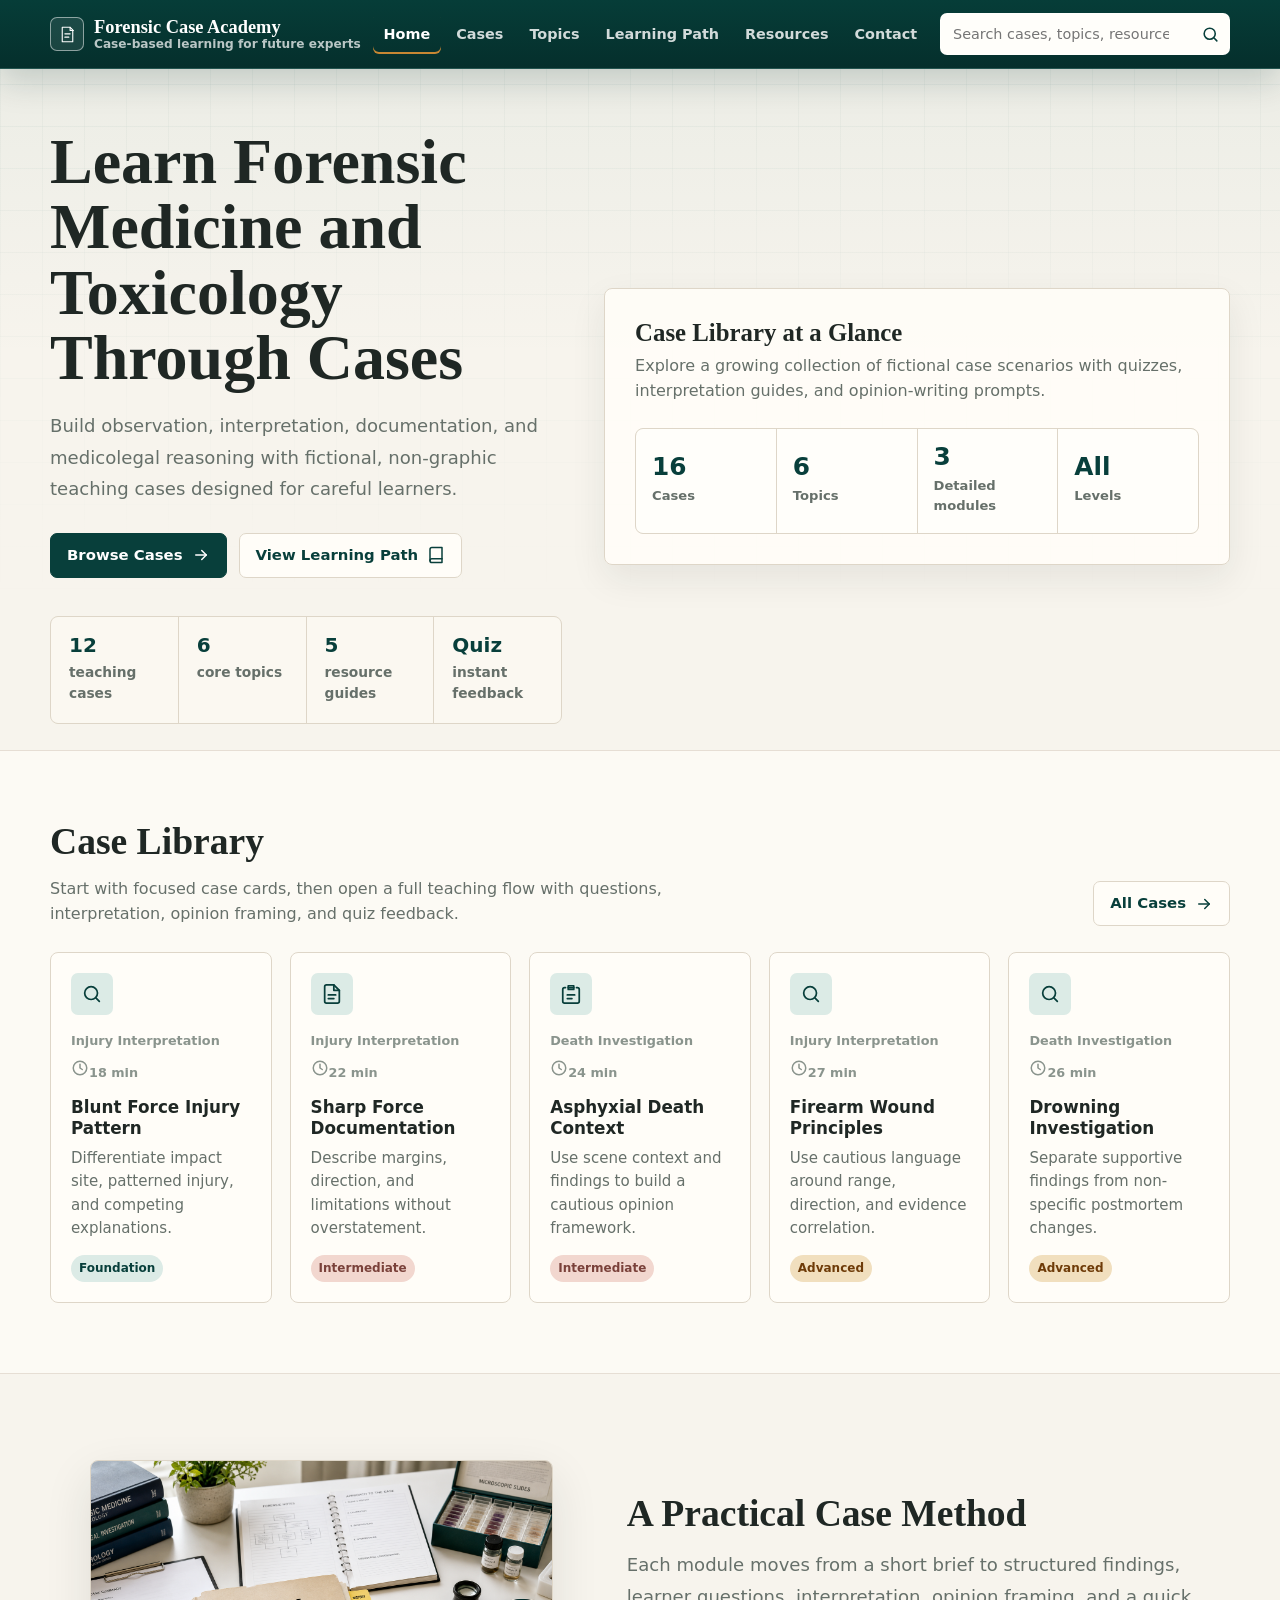
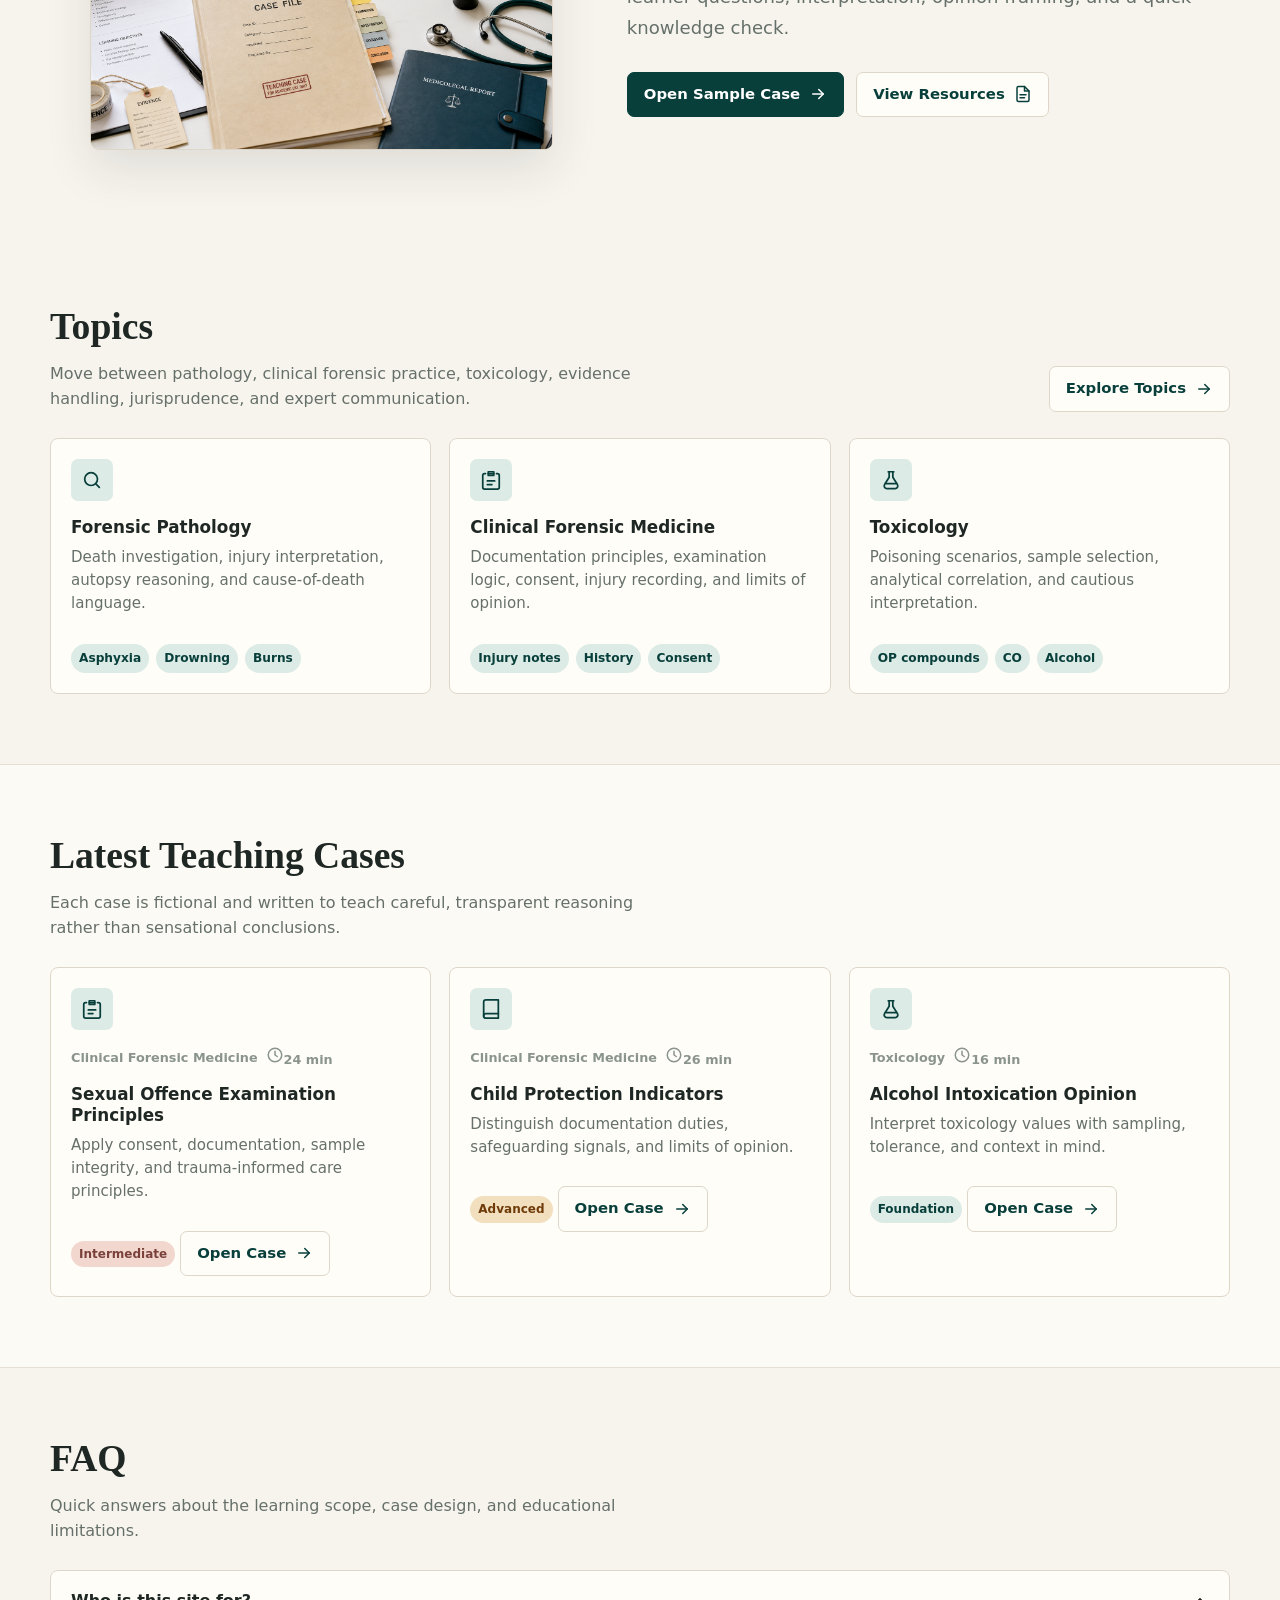
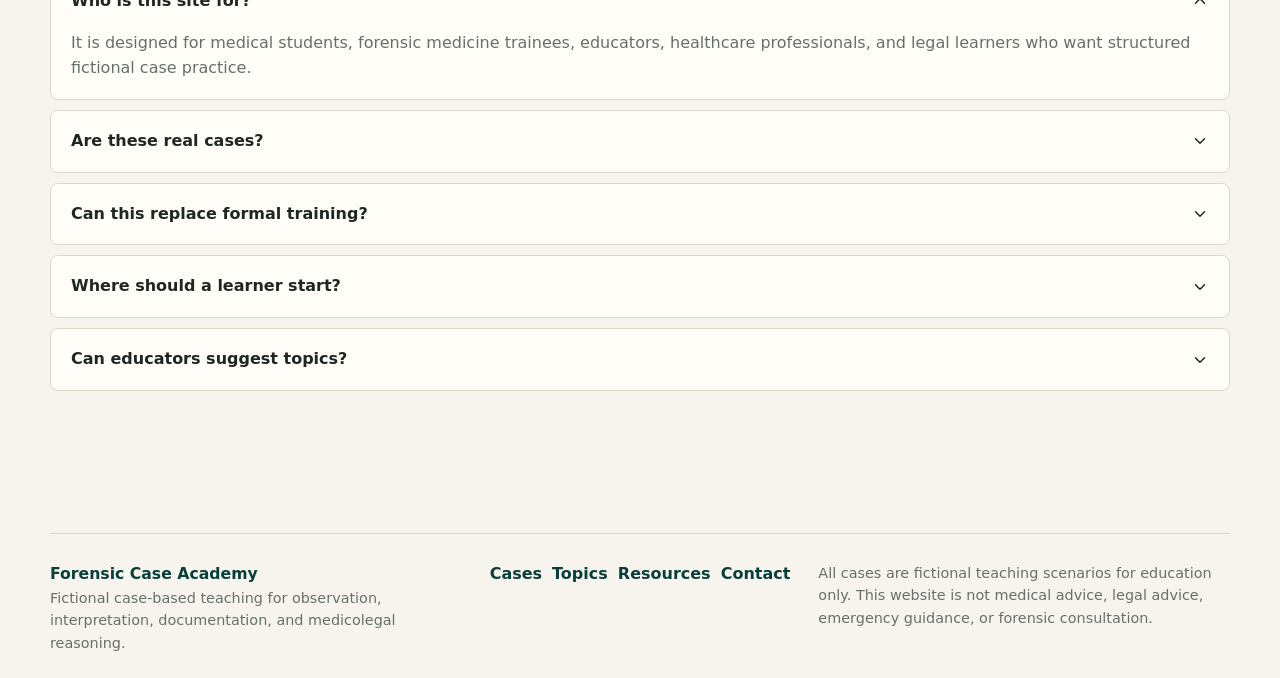
<file: build-a-website/index.html>
<!doctype html>
<html lang="en">
  <head>
    <meta charset="UTF-8" />
    <meta name="viewport" content="width=device-width, initial-scale=1.0" />
    <title>Forensic Case Academy</title>
    <meta
      name="description"
      content="Case-based forensic medicine and toxicology teaching for students, trainees, educators, and legal learners."
    />
    <link
      rel="icon"
      href="data:image/svg+xml,%3Csvg xmlns='http://www.w3.org/2000/svg' viewBox='0 0 32 32'%3E%3Crect width='32' height='32' rx='6' fill='%23083f3b'/%3E%3Cpath d='M10 6h9l3 3v17H10zM19 6v4h4M13 15h6M13 20h5' fill='none' stroke='white' stroke-width='1.8' stroke-linecap='round' stroke-linejoin='round'/%3E%3C/svg%3E"
    />
    <link rel="stylesheet" href="styles.css" />
  </head>
  <body>
    <a class="skip-link" href="#main">Skip to content</a>
    <div class="site-shell">
      <header class="site-header" id="site-header">
        <a class="brand" href="#home" aria-label="Forensic Case Academy home">
          <span class="brand-mark" aria-hidden="true">
            <svg viewBox="0 0 32 32" role="img">
              <path d="M8 5h12l4 4v18H8z" />
              <path d="M20 5v5h5" />
              <path d="M12 15h8" />
              <path d="M12 20h6" />
            </svg>
          </span>
          <span class="brand-text">
            <strong>Forensic Case Academy</strong>
            <small>Case-based learning for future experts</small>
          </span>
        </a>
        <nav class="desktop-nav" aria-label="Primary">
          <a href="#home" data-nav="home">Home</a>
          <a href="#cases" data-nav="cases">Cases</a>
          <a href="#topics" data-nav="topics">Topics</a>
          <a href="#learning-path" data-nav="learning-path">Learning Path</a>
          <a href="#resources" data-nav="resources">Resources</a>
          <a href="#contact" data-nav="contact">Contact</a>
        </nav>
        <form class="header-search" id="header-search" role="search">
          <label class="sr-only" for="site-search">Search cases and topics</label>
          <input id="site-search" type="search" placeholder="Search cases, topics, resources..." />
          <button type="submit" aria-label="Search">
            <svg viewBox="0 0 24 24" aria-hidden="true">
              <circle cx="11" cy="11" r="7" />
              <path d="m20 20-3.5-3.5" />
            </svg>
          </button>
        </form>
        <button class="icon-button mobile-toggle" id="mobile-toggle" aria-label="Open menu" aria-expanded="false">
          <svg viewBox="0 0 24 24" aria-hidden="true">
            <path d="M4 7h16M4 12h16M4 17h16" />
          </svg>
        </button>
      </header>
      <nav class="mobile-nav" id="mobile-nav" aria-label="Mobile primary">
        <a href="#home" data-nav="home">Home</a>
        <a href="#cases" data-nav="cases">Cases</a>
        <a href="#topics" data-nav="topics">Topics</a>
        <a href="#learning-path" data-nav="learning-path">Learning Path</a>
        <a href="#resources" data-nav="resources">Resources</a>
        <a href="#contact" data-nav="contact">Contact</a>
      </nav>
      <main id="main" tabindex="-1"></main>
      <footer class="site-footer">
        <div>
          <a class="footer-brand" href="#home">Forensic Case Academy</a>
          <p>
            Fictional case-based teaching for observation, interpretation,
            documentation, and medicolegal reasoning.
          </p>
        </div>
        <div class="footer-links">
          <a href="#cases">Cases</a>
          <a href="#topics">Topics</a>
          <a href="#resources">Resources</a>
          <a href="#contact">Contact</a>
        </div>
        <p class="disclaimer">
          All cases are fictional teaching scenarios for education only. This
          website is not medical advice, legal advice, emergency guidance, or
          forensic consultation.
        </p>
      </footer>
    </div>
    <script>
      if (
        (location.protocol === "https:" || location.protocol === "http:") &&
        !["localhost", "127.0.0.1"].includes(location.hostname)
      ) {
        const identityScript = document.createElement("script");
        identityScript.src = "https://identity.netlify.com/v1/netlify-identity-widget.js";
        identityScript.onload = () => {
          if (window.netlifyIdentity) {
            window.netlifyIdentity.on("init", (user) => {
              if (!user && location.hash.includes("_token=")) {
                window.netlifyIdentity.open();
              }
            });
          }
        };
        document.body.appendChild(identityScript);
      }
    </script>
    <script src="script.js"></script>
  </body>
</html>
</file>
<file: build-a-website/styles.css>
:root {
  --bg: #f7f4ed;
  --bg-strong: #efe9dc;
  --surface: #fffdf8;
  --surface-muted: #f4efe5;
  --text: #1f2724;
  --muted: #66706a;
  --soft: #8a948d;
  --teal: #0f5f58;
  --teal-strong: #083f3b;
  --teal-soft: #dcebe6;
  --amber: #c78733;
  --amber-soft: #f1dfbe;
  --red: #9b3f34;
  --border: #ded6c8;
  --shadow: 0 18px 48px rgba(31, 39, 36, 0.11);
  --radius: 8px;
  --container: 1180px;
  --ease: cubic-bezier(0.22, 1, 0.36, 1);
}

* {
  box-sizing: border-box;
}

html {
  scroll-behavior: smooth;
}

body {
  margin: 0;
  background:
    linear-gradient(180deg, rgba(15, 95, 88, 0.06), rgba(15, 95, 88, 0) 360px),
    var(--bg);
  color: var(--text);
  font-family:
    Inter, ui-sans-serif, system-ui, -apple-system, BlinkMacSystemFont, "Segoe UI",
    sans-serif;
  line-height: 1.55;
}

body::before {
  position: fixed;
  inset: 0;
  z-index: -1;
  pointer-events: none;
  content: "";
  background-image:
    linear-gradient(rgba(15, 95, 88, 0.05) 1px, transparent 1px),
    linear-gradient(90deg, rgba(15, 95, 88, 0.04) 1px, transparent 1px);
  background-size: 42px 42px;
  mask-image: linear-gradient(to bottom, black, transparent 68%);
}

a {
  color: inherit;
  text-decoration: none;
}

button,
input,
select,
textarea {
  font: inherit;
}

button {
  cursor: pointer;
}

img {
  display: block;
  max-width: 100%;
}

.skip-link {
  position: fixed;
  left: 16px;
  top: 12px;
  z-index: 100;
  padding: 10px 14px;
  background: var(--teal-strong);
  color: white;
  border-radius: var(--radius);
  transform: translateY(-140%);
}

.skip-link:focus {
  transform: translateY(0);
}

.site-shell {
  min-height: 100vh;
}

.site-header {
  position: sticky;
  top: 0;
  z-index: 20;
  display: flex;
  align-items: center;
  justify-content: space-between;
  width: 100%;
  margin: 0;
  padding: 13px max(22px, calc((100vw - var(--container)) / 2));
  background: linear-gradient(180deg, #063d38, #052f2c);
  border-bottom: 1px solid rgba(255, 255, 255, 0.12);
  box-shadow: 0 12px 34px rgba(5, 47, 44, 0.18);
  backdrop-filter: blur(16px);
}

.brand,
.footer-brand {
  display: inline-flex;
  align-items: center;
  gap: 10px;
  color: var(--teal-strong);
  font-size: 0.98rem;
  font-weight: 760;
}

.site-header .brand {
  color: white;
}

.brand-text {
  display: grid;
  gap: 1px;
  line-height: 1.1;
}

.brand-text strong {
  font-family: Georgia, "Times New Roman", serif;
  font-size: 1.15rem;
  font-weight: 660;
}

.brand-text small {
  color: rgba(255, 255, 255, 0.72);
  font-size: 0.76rem;
  font-weight: 600;
}

.brand-mark {
  display: grid;
  width: 34px;
  height: 34px;
  place-items: center;
  color: white;
  background: rgba(255, 255, 255, 0.09);
  border: 1px solid rgba(255, 255, 255, 0.5);
  border-radius: 7px;
}

.brand-mark svg {
  width: 21px;
  height: 21px;
  fill: none;
  stroke: currentColor;
  stroke-linecap: round;
  stroke-linejoin: round;
  stroke-width: 1.7;
}

.desktop-nav {
  display: flex;
  align-items: center;
  gap: 4px;
}

.desktop-nav a {
  padding: 9px 11px;
  color: rgba(255, 255, 255, 0.82);
  border-radius: 6px;
  font-size: 0.9rem;
  font-weight: 680;
}

.mobile-nav a {
  padding: 9px 11px;
  color: var(--muted);
  border-radius: 6px;
  font-size: 0.9rem;
  font-weight: 680;
}

.desktop-nav a:hover,
.desktop-nav a.active {
  color: white;
  background: transparent;
  box-shadow: inset 0 -2px 0 var(--amber);
}

.mobile-nav a:hover,
.mobile-nav a.active {
  color: var(--teal-strong);
  background: var(--teal-soft);
}

.header-search {
  display: flex;
  width: min(290px, 24vw);
  height: 42px;
  align-items: center;
  overflow: hidden;
  background: #fffefa;
  border: 1px solid rgba(255, 255, 255, 0.28);
  border-radius: 7px;
}

.header-search input {
  width: 100%;
  min-width: 0;
  padding: 10px 8px 10px 12px;
  color: var(--text);
  background: transparent;
  border: 0;
  outline: 0;
  font-size: 0.9rem;
}

.header-search button {
  display: grid;
  width: 42px;
  height: 42px;
  place-items: center;
  color: var(--teal-strong);
  background: transparent;
  border: 0;
}

.header-search svg {
  width: 19px;
  height: 19px;
  fill: none;
  stroke: currentColor;
  stroke-linecap: round;
  stroke-linejoin: round;
  stroke-width: 2;
}

.sr-only {
  position: absolute;
  width: 1px;
  height: 1px;
  padding: 0;
  overflow: hidden;
  clip: rect(0, 0, 0, 0);
  white-space: nowrap;
  border: 0;
}

.icon-button {
  display: inline-grid;
  width: 40px;
  height: 40px;
  place-items: center;
  color: white;
  background: rgba(255, 255, 255, 0.09);
  border: 1px solid rgba(255, 255, 255, 0.28);
  border-radius: 7px;
}

.icon-button svg {
  width: 21px;
  height: 21px;
  fill: none;
  stroke: currentColor;
  stroke-linecap: round;
  stroke-linejoin: round;
  stroke-width: 2;
}

.mobile-toggle {
  display: none;
}

.mobile-nav {
  position: sticky;
  top: 68px;
  z-index: 19;
  display: none;
  width: min(calc(100% - 32px), var(--container));
  margin: 8px auto 0;
  padding: 8px;
  background: var(--surface);
  border: 1px solid var(--border);
  border-radius: var(--radius);
  box-shadow: var(--shadow);
}

.mobile-nav.open {
  display: grid;
}

main {
  min-height: 70vh;
}

.page {
  width: min(calc(100% - 32px), var(--container));
  margin: 0 auto;
  padding: 42px 0 72px;
  animation: page-in 460ms var(--ease) both;
}

@keyframes page-in {
  from {
    opacity: 0;
    transform: translateY(10px);
  }
  to {
    opacity: 1;
    transform: translateY(0);
  }
}

.hero {
  display: grid;
  grid-template-columns: minmax(0, 0.9fr) minmax(430px, 1.1fr);
  gap: 42px;
  align-items: center;
  min-height: 340px;
  padding: 18px 0 26px;
}

.hero-copy {
  max-width: 640px;
}

h1,
h2,
h3,
p {
  margin-top: 0;
}

h1 {
  margin-bottom: 20px;
  font-family: Georgia, "Times New Roman", serif;
  font-size: 4rem;
  font-weight: 680;
  letter-spacing: 0;
  line-height: 1.02;
}

h2 {
  margin-bottom: 14px;
  font-family: Georgia, "Times New Roman", serif;
  font-size: 2.35rem;
  font-weight: 660;
  letter-spacing: 0;
  line-height: 1.12;
}

h3 {
  margin-bottom: 8px;
  font-size: 1.05rem;
  font-weight: 760;
  line-height: 1.25;
}

.lead {
  color: var(--muted);
  font-size: 1.13rem;
  line-height: 1.75;
}

.hero-actions,
.section-actions,
.case-actions,
.form-actions {
  display: flex;
  flex-wrap: wrap;
  gap: 12px;
  align-items: center;
  margin-top: 28px;
}

.button {
  display: inline-flex;
  min-height: 44px;
  align-items: center;
  justify-content: center;
  gap: 9px;
  padding: 10px 16px;
  color: var(--teal-strong);
  background: var(--surface);
  border: 1px solid var(--border);
  border-radius: 7px;
  font-size: 0.93rem;
  font-weight: 760;
  transition:
    transform 180ms ease,
    border-color 180ms ease,
    background 180ms ease,
    color 180ms ease;
}

.button svg,
.mini-icon {
  width: 18px;
  height: 18px;
  flex: 0 0 auto;
  fill: none;
  stroke: currentColor;
  stroke-linecap: round;
  stroke-linejoin: round;
  stroke-width: 2;
}

.button:hover {
  transform: translateY(-1px);
  border-color: rgba(15, 95, 88, 0.38);
  background: var(--teal-soft);
}

.button.primary {
  color: white;
  background: var(--teal-strong);
  border-color: var(--teal-strong);
}

.button.primary:hover {
  background: var(--teal);
}

.button.subtle {
  background: transparent;
}

.hero-visual {
  position: relative;
}

.glance-panel {
  padding: 30px;
  background: rgba(255, 253, 248, 0.9);
  border: 1px solid var(--border);
  border-radius: var(--radius);
  box-shadow: 0 14px 36px rgba(31, 39, 36, 0.08);
}

.glance-panel h2 {
  margin-bottom: 8px;
  font-size: 1.55rem;
}

.glance-panel p {
  color: var(--muted);
}

.glance-stats {
  display: grid;
  grid-template-columns: repeat(4, 1fr);
  gap: 1px;
  overflow: hidden;
  margin-top: 24px;
  background: var(--border);
  border: 1px solid var(--border);
  border-radius: var(--radius);
}

.glance-stats div {
  display: grid;
  gap: 6px;
  min-height: 104px;
  align-content: center;
  padding: 16px;
  background: #fffefa;
}

.glance-stats strong {
  color: var(--teal-strong);
  font-size: 1.55rem;
  line-height: 1;
}

.glance-stats span {
  color: var(--muted);
  font-size: 0.82rem;
  font-weight: 720;
}

.hero-image {
  overflow: hidden;
  border: 1px solid var(--border);
  border-radius: var(--radius);
  box-shadow: var(--shadow);
}

.hero-image img {
  width: 100%;
  aspect-ratio: 16 / 10;
  object-fit: cover;
}

.method-split {
  display: grid;
  grid-template-columns: minmax(320px, 0.9fr) minmax(0, 1fr);
  gap: 34px;
  align-items: center;
}

.case-brief-panel {
  position: absolute;
  right: -18px;
  bottom: -28px;
  width: min(390px, 78%);
  padding: 18px;
  background: rgba(255, 253, 248, 0.96);
  border: 1px solid var(--border);
  border-radius: var(--radius);
  box-shadow: 0 16px 44px rgba(31, 39, 36, 0.14);
}

.case-brief-panel p {
  margin: 0;
  color: var(--muted);
  font-size: 0.92rem;
}

.panel-topline,
.card-meta,
.resource-meta {
  display: flex;
  flex-wrap: wrap;
  gap: 8px;
  align-items: center;
  color: var(--soft);
  font-size: 0.8rem;
  font-weight: 760;
}

.status-dot {
  width: 8px;
  height: 8px;
  background: var(--amber);
  border-radius: 50%;
}

.learning-strip {
  display: grid;
  grid-template-columns: repeat(4, 1fr);
  gap: 1px;
  overflow: hidden;
  margin-top: 38px;
  border: 1px solid var(--border);
  border-radius: var(--radius);
  background: var(--border);
}

.grid.five {
  grid-template-columns: repeat(5, 1fr);
}

.learning-strip div {
  padding: 18px;
  background: rgba(255, 253, 248, 0.88);
}

.learning-strip strong {
  display: block;
  color: var(--teal-strong);
  font-size: 1.25rem;
  line-height: 1;
}

.learning-strip span {
  display: block;
  margin-top: 7px;
  color: var(--muted);
  font-size: 0.86rem;
  font-weight: 670;
}

.section {
  padding: 70px 0;
}

.section.band {
  width: 100vw;
  margin-left: calc(50% - 50vw);
  padding-right: max(16px, calc((100vw - var(--container)) / 2));
  padding-left: max(16px, calc((100vw - var(--container)) / 2));
  background: rgba(255, 253, 248, 0.62);
  border-block: 1px solid rgba(222, 214, 200, 0.75);
}

.section-header {
  display: flex;
  gap: 24px;
  align-items: end;
  justify-content: space-between;
  margin-bottom: 26px;
}

.section-header p {
  max-width: 620px;
  margin-bottom: 0;
  color: var(--muted);
}

.grid {
  display: grid;
  gap: 18px;
}

.grid.three {
  grid-template-columns: repeat(3, 1fr);
}

.grid.four {
  grid-template-columns: repeat(4, 1fr);
}

.card,
.topic-card,
.resource-card,
.faq-item,
.detail-section,
.contact-panel,
.filters {
  background: var(--surface);
  border: 1px solid var(--border);
  border-radius: var(--radius);
}

.card,
.topic-card,
.resource-card {
  position: relative;
  overflow: hidden;
  min-height: 100%;
  padding: 20px;
  transition:
    transform 200ms ease,
    border-color 200ms ease,
    box-shadow 200ms ease;
}

.card::before,
.topic-card::before,
.resource-card::before {
  position: absolute;
  top: 0;
  left: 0;
  width: 100%;
  height: 4px;
  content: "";
  background: linear-gradient(90deg, var(--teal), var(--amber));
  opacity: 0;
  transition: opacity 180ms ease;
}

.card:hover,
.topic-card:hover,
.resource-card:hover {
  transform: translateY(-2px);
  border-color: rgba(15, 95, 88, 0.32);
  box-shadow: 0 16px 34px rgba(31, 39, 36, 0.09);
}

.card:hover::before,
.topic-card:hover::before,
.resource-card:hover::before {
  opacity: 1;
}

.card p,
.topic-card p,
.resource-card p {
  color: var(--muted);
  font-size: 0.94rem;
}

.icon-tile {
  display: grid;
  width: 42px;
  height: 42px;
  place-items: center;
  margin-bottom: 16px;
  color: var(--teal-strong);
  background: var(--teal-soft);
  border-radius: 7px;
}

.icon-tile svg {
  width: 22px;
  height: 22px;
  fill: none;
  stroke: currentColor;
  stroke-linecap: round;
  stroke-linejoin: round;
  stroke-width: 1.9;
}

.difficulty {
  display: inline-flex;
  align-items: center;
  padding: 4px 8px;
  color: var(--teal-strong);
  background: var(--teal-soft);
  border-radius: 999px;
  font-size: 0.75rem;
  font-weight: 760;
}

.difficulty.advanced {
  color: #6e3b08;
  background: var(--amber-soft);
}

.difficulty.intermediate {
  color: #7a413a;
  background: #f2d7cf;
}

.case-card h3 {
  margin-top: 14px;
}

.case-card .button {
  margin-top: 12px;
}

.filters {
  display: grid;
  grid-template-columns: 1fr 1fr 1fr auto;
  gap: 14px;
  align-items: end;
  padding: 18px;
  margin-bottom: 20px;
}

.field {
  display: grid;
  gap: 7px;
}

.field label {
  color: var(--teal-strong);
  font-size: 0.82rem;
  font-weight: 760;
}

.field input,
.field select,
.field textarea {
  width: 100%;
  padding: 11px 12px;
  color: var(--text);
  background: #fffefa;
  border: 1px solid var(--border);
  border-radius: 7px;
  outline: none;
  transition:
    border-color 180ms ease,
    box-shadow 180ms ease;
}

.field textarea {
  min-height: 132px;
  resize: vertical;
}

.field input:focus,
.field select:focus,
.field textarea:focus {
  border-color: var(--teal);
  box-shadow: 0 0 0 4px rgba(15, 95, 88, 0.11);
}

.empty-state {
  padding: 36px;
  color: var(--muted);
  text-align: center;
  background: var(--surface);
  border: 1px dashed var(--border);
  border-radius: var(--radius);
}

.topic-card {
  display: grid;
  grid-template-rows: auto auto 1fr auto;
}

.topic-links {
  display: flex;
  flex-wrap: wrap;
  gap: 7px;
  margin-top: 14px;
}

.text-chip {
  display: inline-flex;
  padding: 5px 8px;
  color: var(--teal-strong);
  background: var(--teal-soft);
  border-radius: 999px;
  font-size: 0.76rem;
  font-weight: 760;
}

.path {
  display: grid;
  gap: 14px;
  counter-reset: path;
}

.path-step {
  display: grid;
  grid-template-columns: auto 1fr auto;
  gap: 16px;
  align-items: center;
  padding: 18px;
  background: var(--surface);
  border: 1px solid var(--border);
  border-radius: var(--radius);
}

.step-number {
  display: grid;
  width: 42px;
  height: 42px;
  place-items: center;
  color: white;
  background: var(--teal-strong);
  border-radius: 7px;
  font-weight: 800;
}

.path-step p {
  margin-bottom: 0;
  color: var(--muted);
}

.progress-rail {
  width: 120px;
  height: 8px;
  overflow: hidden;
  background: var(--surface-muted);
  border-radius: 999px;
}

.progress-rail span {
  display: block;
  height: 100%;
  background: linear-gradient(90deg, var(--teal), var(--amber));
  border-radius: inherit;
}

.resource-card {
  display: grid;
  grid-template-rows: auto auto 1fr auto;
}

.faq-list {
  display: grid;
  gap: 10px;
}

.faq-item {
  overflow: hidden;
}

.faq-question {
  display: flex;
  width: 100%;
  align-items: center;
  justify-content: space-between;
  gap: 18px;
  padding: 18px 20px;
  color: var(--text);
  background: transparent;
  border: 0;
  text-align: left;
  font-weight: 760;
}

.faq-answer {
  display: none;
  padding: 0 20px 18px;
  color: var(--muted);
}

.faq-item.open .faq-answer {
  display: block;
}

.faq-item svg {
  width: 18px;
  height: 18px;
  flex: 0 0 auto;
  fill: none;
  stroke: currentColor;
  stroke-linecap: round;
  stroke-linejoin: round;
  stroke-width: 2;
  transition: transform 180ms ease;
}

.faq-item.open svg {
  transform: rotate(180deg);
}

.detail-layout {
  display: grid;
  grid-template-columns: minmax(0, 1fr) 320px;
  gap: 20px;
  align-items: start;
}

.detail-section {
  padding: 22px;
  margin-bottom: 14px;
}

.detail-section p,
.detail-section li {
  color: var(--muted);
}

.detail-section ul,
.detail-section ol {
  margin: 10px 0 0;
  padding-left: 20px;
}

.side-note {
  position: sticky;
  top: 112px;
  padding: 20px;
  background: var(--teal-strong);
  color: white;
  border-radius: var(--radius);
  box-shadow: var(--shadow);
}

.side-note p {
  color: rgba(255, 255, 255, 0.78);
}

.quiz-options {
  display: grid;
  gap: 10px;
  margin-top: 14px;
}

.quiz-option {
  display: flex;
  gap: 10px;
  align-items: flex-start;
  padding: 13px;
  color: var(--text);
  background: #fffefa;
  border: 1px solid var(--border);
  border-radius: 7px;
  text-align: left;
}

.quiz-option:hover {
  border-color: rgba(15, 95, 88, 0.35);
  background: var(--teal-soft);
}

.quiz-option.correct {
  border-color: rgba(15, 95, 88, 0.45);
  background: var(--teal-soft);
}

.quiz-option.incorrect {
  border-color: rgba(155, 63, 52, 0.38);
  background: #f6ddd8;
}

.quiz-feedback {
  margin-top: 12px;
  padding: 13px;
  color: var(--teal-strong);
  background: var(--teal-soft);
  border-radius: 7px;
  font-weight: 700;
}

.contact-grid {
  display: grid;
  grid-template-columns: 0.85fr 1.15fr;
  gap: 22px;
}

.contact-panel {
  padding: 24px;
}

.contact-list {
  display: grid;
  gap: 12px;
  margin-top: 24px;
}

.contact-list div {
  display: flex;
  gap: 10px;
  align-items: center;
  color: var(--muted);
}

.contact-list svg {
  width: 18px;
  height: 18px;
  flex: 0 0 auto;
  fill: none;
  stroke: currentColor;
  stroke-linecap: round;
  stroke-linejoin: round;
  stroke-width: 2;
}

.form-grid {
  display: grid;
  grid-template-columns: 1fr 1fr;
  gap: 14px;
}

.form-grid .full {
  grid-column: 1 / -1;
}

.error {
  min-height: 18px;
  color: var(--red);
  font-size: 0.8rem;
  font-weight: 700;
}

.success-message {
  display: none;
  padding: 14px;
  margin-top: 16px;
  color: var(--teal-strong);
  background: var(--teal-soft);
  border-radius: 7px;
  font-weight: 760;
}

.success-message.show {
  display: block;
}

.site-footer {
  display: grid;
  grid-template-columns: 1.1fr auto 1.1fr;
  gap: 28px;
  width: min(calc(100% - 32px), var(--container));
  margin: 0 auto 24px;
  padding: 28px 0 0;
  color: var(--muted);
  border-top: 1px solid var(--border);
}

.site-footer p {
  margin-bottom: 0;
  font-size: 0.9rem;
}

.footer-links {
  display: flex;
  flex-wrap: wrap;
  gap: 10px;
}

.footer-links a {
  color: var(--teal-strong);
  font-weight: 730;
}

.disclaimer {
  max-width: 430px;
}

@media (prefers-reduced-motion: reduce) {
  *,
  *::before,
  *::after {
    scroll-behavior: auto !important;
    animation-duration: 0.01ms !important;
    animation-iteration-count: 1 !important;
    transition-duration: 0.01ms !important;
  }
}

@media (max-width: 980px) {
  .desktop-nav {
    display: none;
  }

  .header-search {
    display: none;
  }

  .mobile-toggle {
    display: inline-grid;
  }

  .hero,
  .method-split,
  .detail-layout,
  .contact-grid {
    grid-template-columns: 1fr;
  }

  .hero {
    min-height: auto;
  }

  h1 {
    font-size: 3rem;
  }

  h2 {
    font-size: 2rem;
  }

  .case-brief-panel {
    position: relative;
    right: auto;
    bottom: auto;
    width: 100%;
    margin-top: 12px;
  }

  .learning-strip,
  .glance-stats,
  .grid.five,
  .grid.four,
  .grid.three {
    grid-template-columns: repeat(2, 1fr);
  }

  .side-note {
    position: static;
  }

  .site-footer {
    grid-template-columns: 1fr;
  }
}

@media (max-width: 680px) {
  .site-header {
    width: 100%;
    margin-top: 0;
    padding: 10px 12px;
  }

  .brand {
    font-size: 0.9rem;
  }

  .page {
    width: min(calc(100% - 24px), var(--container));
    padding-top: 34px;
  }

  h1 {
    font-size: 2.45rem;
  }

  h2 {
    font-size: 1.72rem;
  }

  .lead {
    font-size: 1rem;
  }

  .section {
    padding: 44px 0;
  }

  .section-header {
    display: block;
  }

  .learning-strip,
  .glance-stats,
  .grid.five,
  .grid.four,
  .grid.three,
  .filters,
  .form-grid {
    grid-template-columns: 1fr;
  }

  .filters {
    align-items: stretch;
  }

  .path-step {
    grid-template-columns: auto 1fr;
  }

  .progress-rail {
    grid-column: 1 / -1;
    width: 100%;
  }
}
</file>
